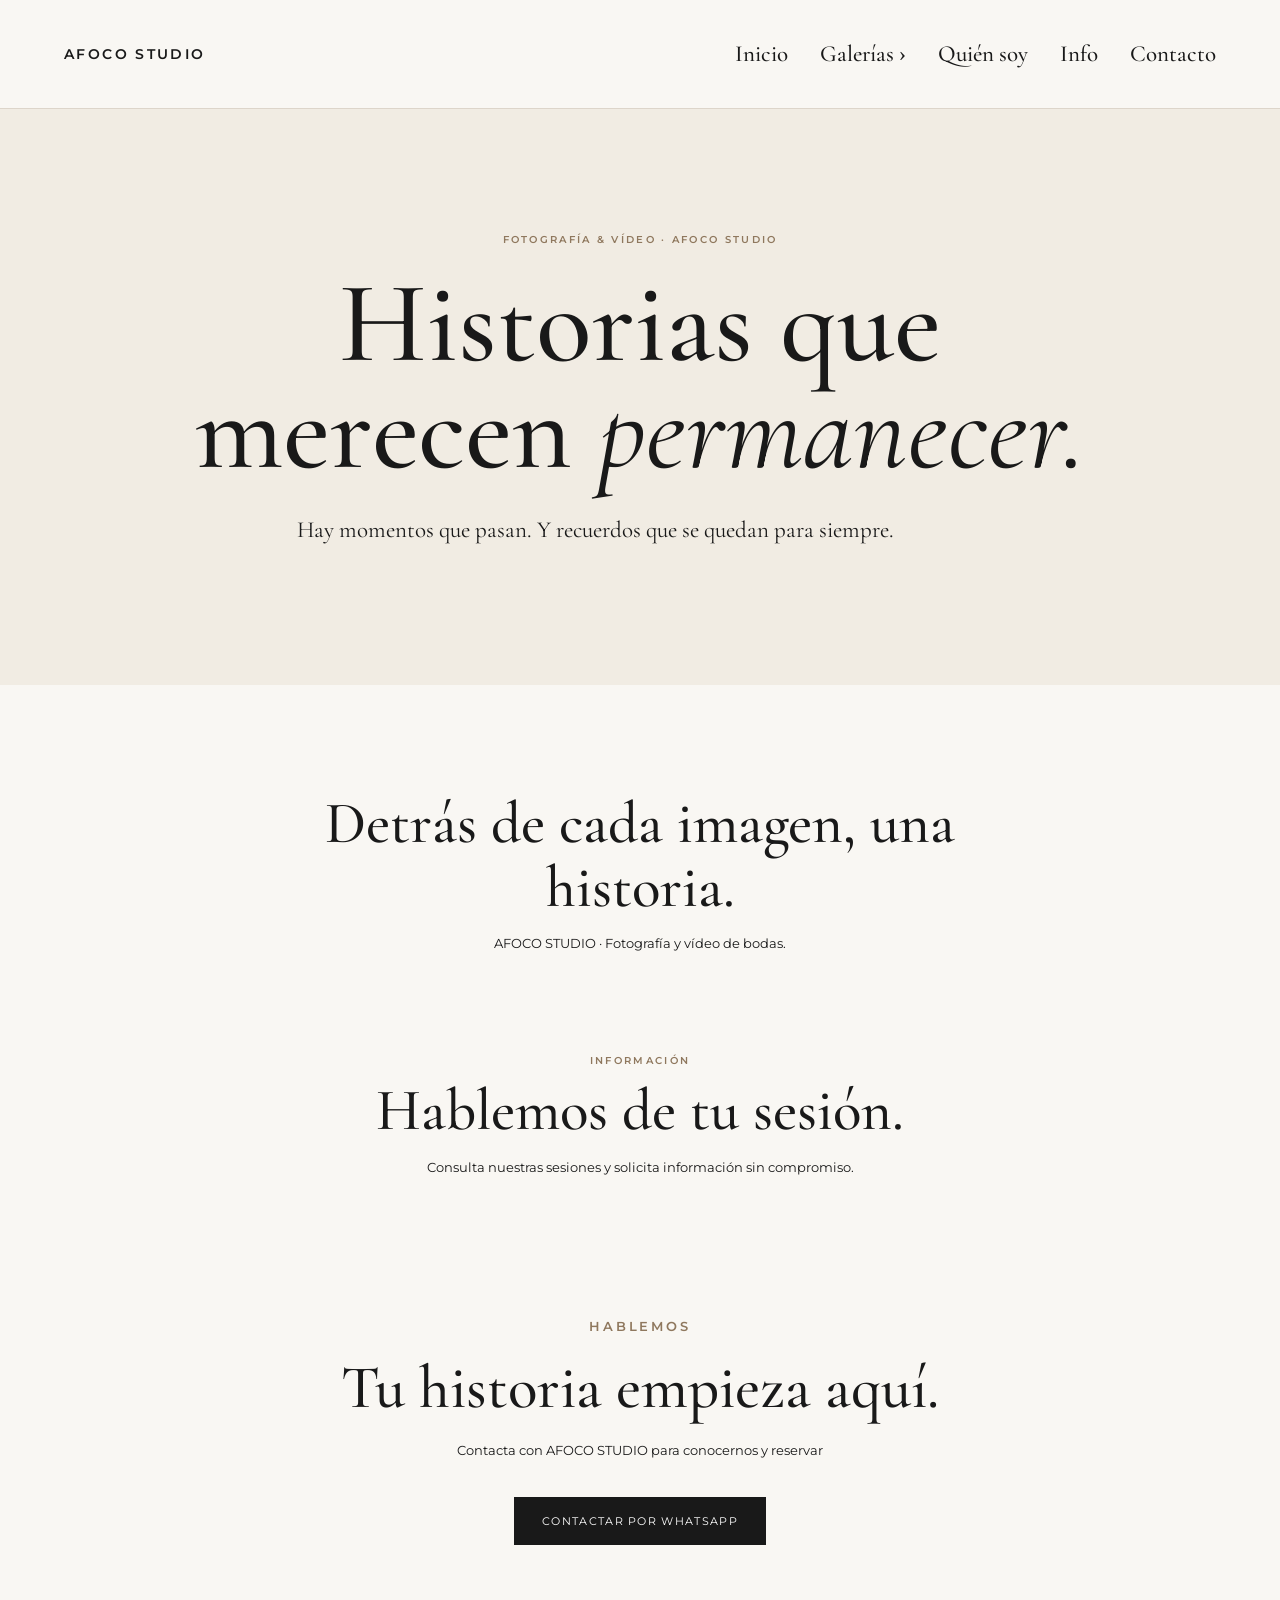
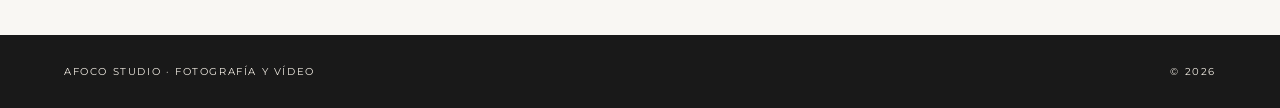
<file: index.html>
<!doctype html><html lang="es"><head><meta charset="utf-8"><meta name="viewport" content="width=device-width,initial-scale=1"><meta name="theme-color" content="#191919"><meta name="description" content="AFOCO STUDIO. Fotografía y vídeo de bodas, comuniones, bautizos y eventos."><title>AFOCO STUDIO | Fotografía y vídeo</title><link href="https://fonts.googleapis.com/css2?family=Cormorant+Garamond:wght@400;500;600&family=Montserrat:wght@400;500;600&display=swap" rel="stylesheet"><link rel="stylesheet" href="styles.css"></head><body><header class="site-header"><div class="header-left"><button type="button" class="menu-trigger" id="menu-trigger" aria-label="Abrir menú" aria-expanded="false" aria-controls="site-menu"><span></span><span></span><span></span></button><a href="./" class="brand">AFOCO STUDIO</a></div><nav class="desktop-navigation" aria-label="Navegación principal"><a href="./">Inicio</a><div class="nav-group"><button type="button" class="gallery-trigger" aria-expanded="false" aria-label="Desplegar galerías">Galerías <span aria-hidden="true">›</span></button><div class="gallery-submenu"><a href="./bodas/">Bodas</a><a href="./comuniones/">Comuniones</a></div></div><a href="./quien-soy/">Quién soy</a><a href="./info/">Info</a><a href="./#contacto">Contacto</a></nav></header><nav class="drawer-menu" id="site-menu" aria-label="Menú móvil" hidden><a href="./" data-close-menu>Inicio</a><div class="mobile-nav-label">Galerías</div><a href="./#contacto" data-close-menu>Bodas</a><a href="./comuniones/" data-close-menu>Comuniones</a><a href="./#quien-soy" data-close-menu>Quién soy</a><a href="./#info" data-close-menu>Info</a><a href="./#contacto" data-close-menu>Contacto</a></nav><main><section class="hero"><div><p class="eyebrow">Fotografía &amp; vídeo · AFOCO STUDIO</p><h1>Historias que merecen <em>permanecer.</em></h1><p>Hay momentos que pasan. Y recuerdos que se quedan para siempre.</p></div></section><section class="editorial-intro" id="quien-soy"><h2>Detrás de cada imagen, una historia.</h2><p>AFOCO STUDIO · Fotografía y vídeo de bodas.</p></section><section class="editorial-intro info-section" id="info"><p class="eyebrow">Información</p><h2>Hablemos de tu sesión.</h2><p>Consulta nuestras sesiones y solicita información sin compromiso.</p></section><section class="contact" id="contacto"><p class="eyebrow">Hablemos</p><h2>Tu historia empieza aquí.</h2><p>Contacta con AFOCO STUDIO para conocernos y reservar</p><a class="btn" href="https://wa.me/34663435195?text=Hola%2C%20me%20gustar%C3%ADa%20recibir%20informaci%C3%B3n%20sobre%20AFOCO%20STUDIO." target="_blank" rel="noopener">CONTACTAR POR WHATSAPP</a></section></main><footer><span>AFOCO STUDIO · FOTOGRAFÍA Y VÍDEO</span><span>© 2026</span></footer><script>
(function(){
 const trigger=document.getElementById('menu-trigger'),menu=document.getElementById('site-menu');
 function setOpen(v){menu.hidden=!v;trigger.setAttribute('aria-expanded',String(v));trigger.setAttribute('aria-label',v?'Cerrar menú':'Abrir menú');}
 trigger.addEventListener('click',()=>setOpen(menu.hidden));
 document.addEventListener('keydown',e=>{if(e.key==='Escape')setOpen(false)});
 document.addEventListener('click',e=>{if(!menu.hidden&&!menu.contains(e.target)&&!trigger.contains(e.target))setOpen(false)});
 menu.querySelectorAll('[data-close-menu]').forEach(link=>link.addEventListener('click',()=>setOpen(false)));
})();
</script><script>(function(){document.querySelectorAll('.gallery-trigger').forEach(b=>b.addEventListener('click',()=>{const p=b.closest('.nav-group');p.classList.toggle('is-open');b.setAttribute('aria-expanded',String(p.classList.contains('is-open')))}));document.addEventListener('click',e=>{document.querySelectorAll('.nav-group.is-open').forEach(g=>{if(!g.contains(e.target)){g.classList.remove('is-open');g.querySelector('button').setAttribute('aria-expanded','false')}})});})();</script></body></html>
</file>
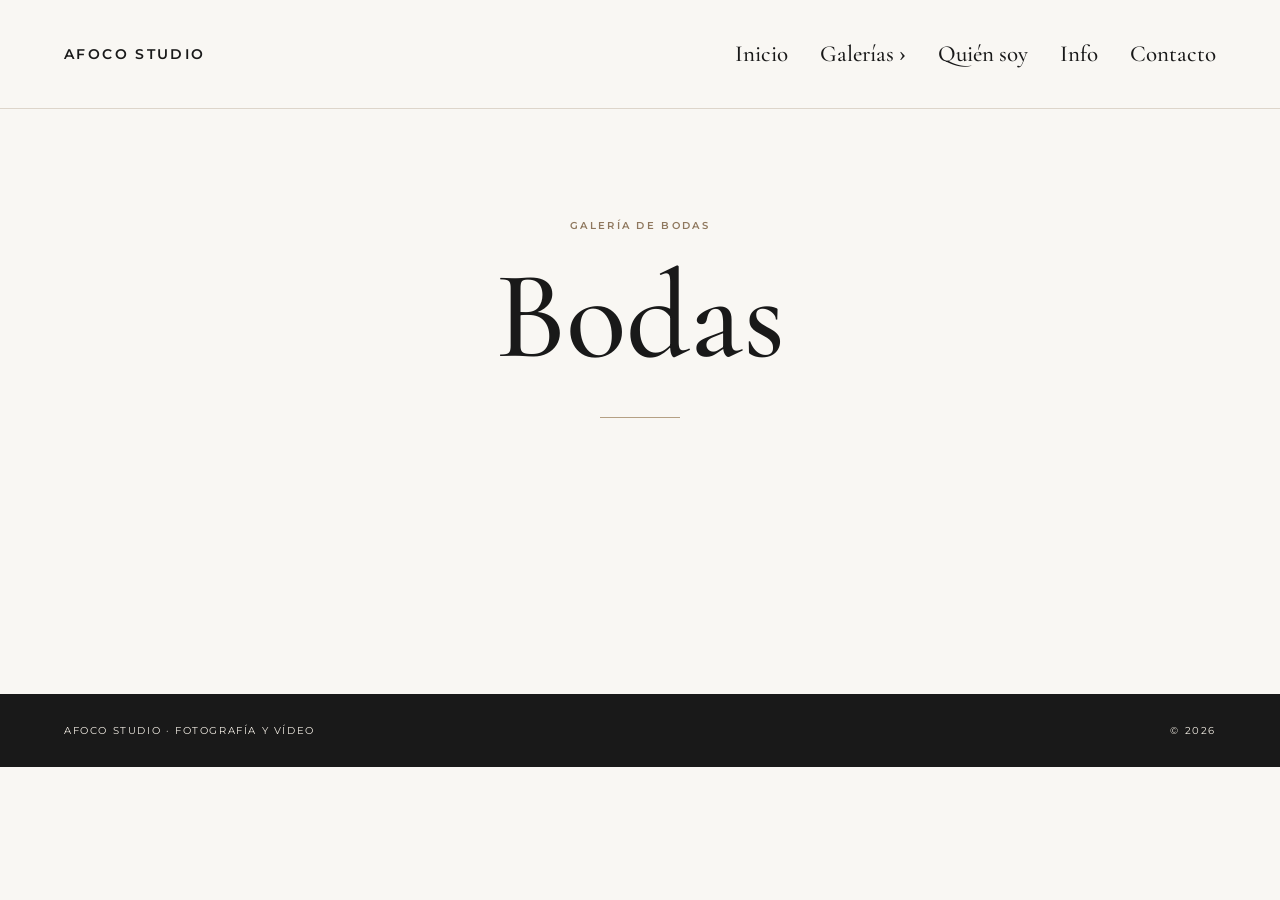
<file: bodas/index.html>
<!doctype html><html lang="es"><head><meta charset="utf-8"><meta name="viewport" content="width=device-width,initial-scale=1"><meta name="theme-color" content="#191919"><title>Bodas | AFOCO STUDIO</title><link href="https://fonts.googleapis.com/css2?family=Cormorant+Garamond:wght@400;500;600&family=Montserrat:wght@400;500;600&display=swap" rel="stylesheet"><link rel="stylesheet" href="../styles.css"><style>.empty-page{max-width:1100px;margin:auto;min-height:65vh;padding:100px 24px 140px;text-align:center}.empty-page h1{font:500 clamp(62px,10vw,125px)/1 'Cormorant Garamond',Georgia,serif;margin:22px auto 30px}.empty-page .separator{height:1px;width:80px;margin:38px auto;background:#b5a084}@media(max-width:700px){.empty-page{padding:85px 20px 110px}}</style></head><body><header class="site-header"><div class="header-left"><button type="button" class="menu-trigger" id="menu-trigger" aria-label="Abrir menú" aria-expanded="false" aria-controls="site-menu"><span></span><span></span><span></span></button><a href="../" class="brand">AFOCO STUDIO</a></div><nav class="desktop-navigation" aria-label="Navegación principal"><a href="../">Inicio</a><div class="nav-group"><button type="button" class="gallery-trigger" aria-expanded="false" aria-label="Desplegar galerías">Galerías <span aria-hidden="true">›</span></button><div class="gallery-submenu"><a href="../bodas/">Bodas</a><a href="../comuniones/">Comuniones</a></div></div><a href="../quien-soy/">Quién soy</a><a href="../info/">Info</a><a href="../#contacto">Contacto</a></nav></header><nav class="drawer-menu" id="site-menu" aria-label="Menú móvil" hidden><a href="../" data-close-menu>Inicio</a><div class="mobile-nav-label">Galerías</div><a href="../#contacto" data-close-menu>Bodas</a><a href="../comuniones/" data-close-menu>Comuniones</a><a href="../#quien-soy" data-close-menu>Quién soy</a><a href="../#info" data-close-menu>Info</a><a href="../#contacto" data-close-menu>Contacto</a></nav><main><section class="empty-page"><p class="eyebrow">Galería de bodas</p><h1>Bodas</h1><div class="separator" aria-hidden="true"></div></section></main><footer><span>AFOCO STUDIO · FOTOGRAFÍA Y VÍDEO</span><span>© 2026</span></footer><script>
(function(){
 const trigger=document.getElementById('menu-trigger'),menu=document.getElementById('site-menu');
 function setOpen(v){menu.hidden=!v;trigger.setAttribute('aria-expanded',String(v));trigger.setAttribute('aria-label',v?'Cerrar menú':'Abrir menú');}
 trigger.addEventListener('click',()=>setOpen(menu.hidden));
 document.addEventListener('keydown',e=>{if(e.key==='Escape')setOpen(false)});
 document.addEventListener('click',e=>{if(!menu.hidden&&!menu.contains(e.target)&&!trigger.contains(e.target))setOpen(false)});
 menu.querySelectorAll('[data-close-menu]').forEach(link=>link.addEventListener('click',()=>setOpen(false)));
})();
</script><script>(function(){document.querySelectorAll('.gallery-trigger').forEach(b=>b.addEventListener('click',()=>{const p=b.closest('.nav-group');p.classList.toggle('is-open');b.setAttribute('aria-expanded',String(p.classList.contains('is-open')))}));document.addEventListener('click',e=>{document.querySelectorAll('.nav-group.is-open').forEach(g=>{if(!g.contains(e.target)){g.classList.remove('is-open');g.querySelector('button').setAttribute('aria-expanded','false')}})});})();</script></body></html>
</file>
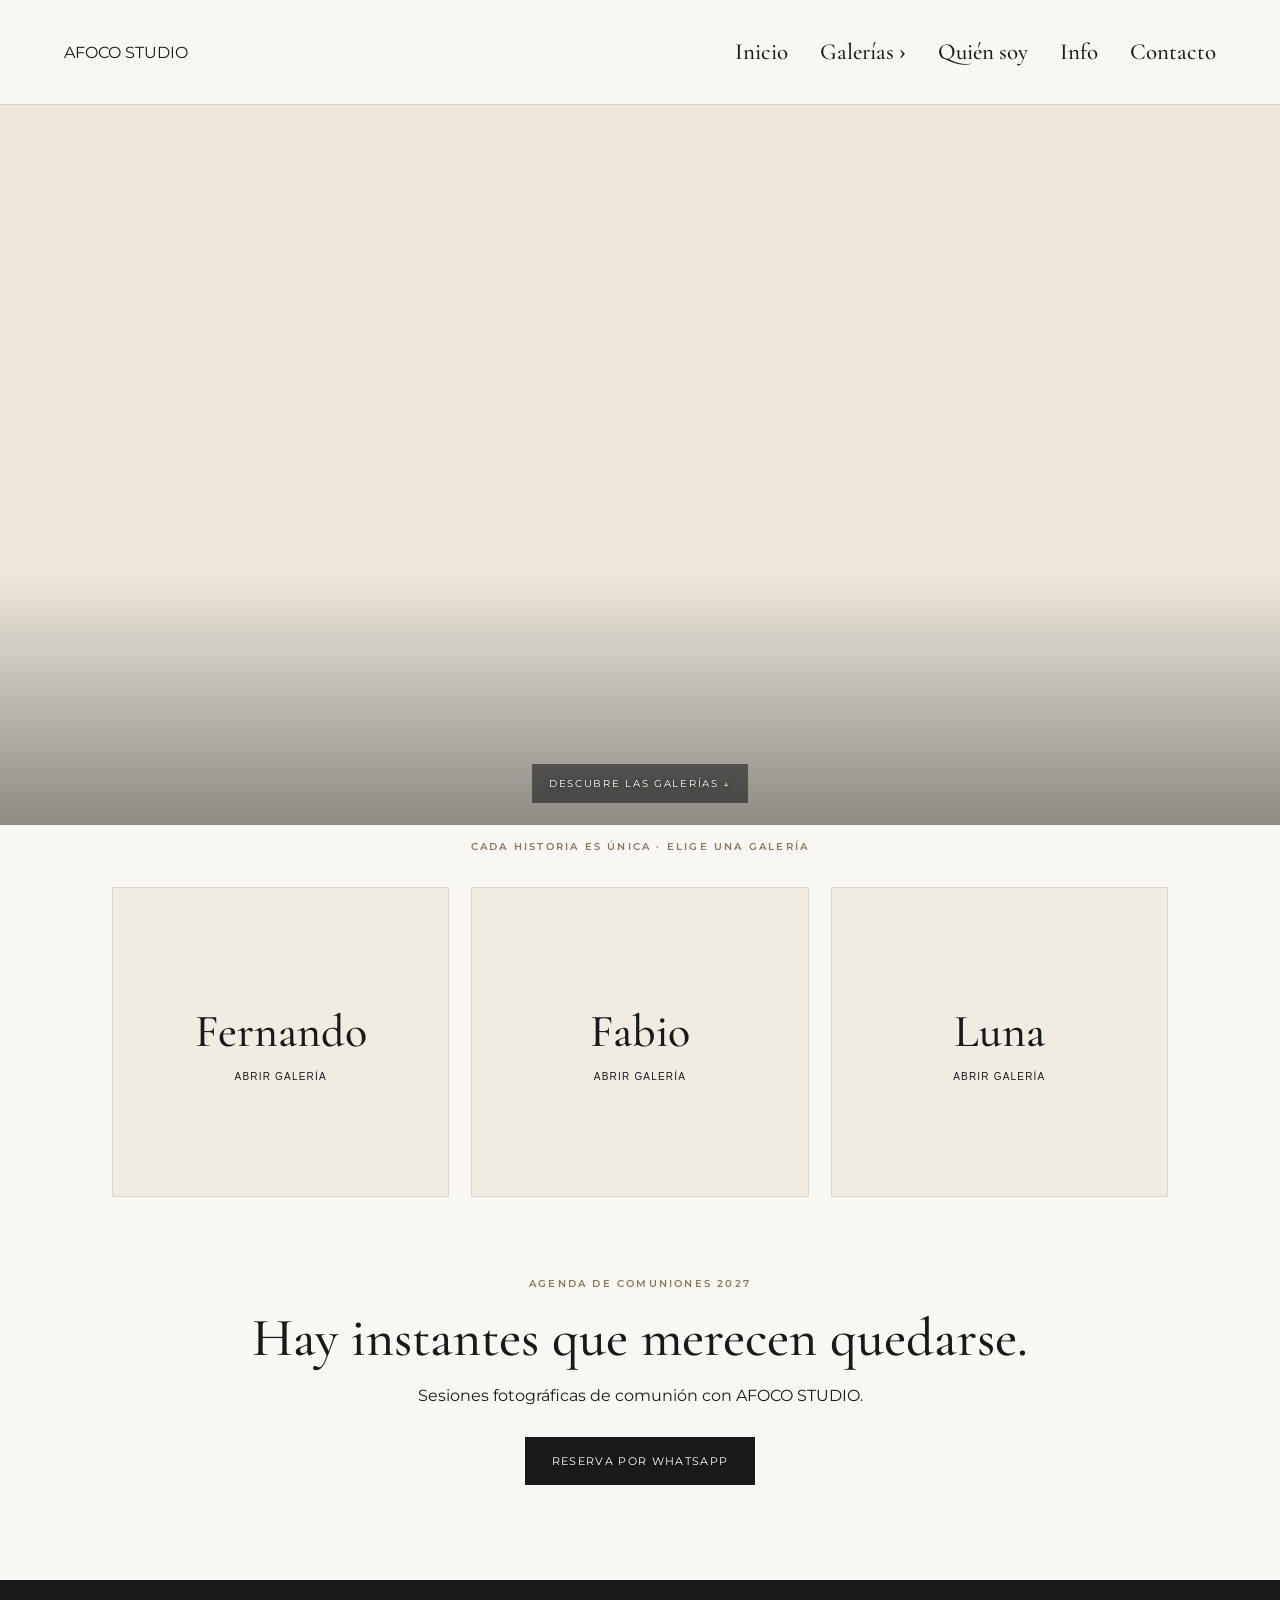
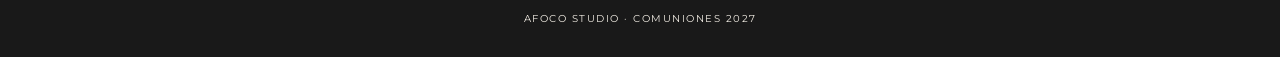
<file: comuniones/index.html>
<!doctype html><html lang="es"><head><meta charset="utf-8"><meta name="viewport" content="width=device-width,initial-scale=1"><title>Comuniones 2027 | AFOCO STUDIO</title><meta name="description" content="Comuniones 2027 de AFOCO STUDIO. Galerías de Fernando, Fabio y Luna."><link href="https://fonts.googleapis.com/css2?family=Cormorant+Garamond:wght@400;500;600&family=Montserrat:wght@400;500;600&display=swap" rel="stylesheet"><style>:root{--dark:#191919;--ivory:#f1ece3;--champ:#b5a084}*{box-sizing:border-box}html{scroll-behavior:smooth}body{margin:0;background:#f9f7f3;color:var(--dark);font-family:Montserrat,Arial,sans-serif}a{color:inherit;text-decoration:none}header{padding:25px 5%;display:flex;justify-content:space-between;align-items:center;gap:20px;border-bottom:1px solid #ddd5ca}header strong{font-size:13px;letter-spacing:.17em}header nav{display:flex;gap:20px;font-size:12px}.hero{text-align:center;padding:92px 18px 74px}.eyebrow{font-size:10px;letter-spacing:.22em;font-weight:600;text-transform:uppercase;color:#8d775c}.hero h1{font:500 clamp(48px,8vw,105px)/.98 'Cormorant Garamond',Georgia,serif;margin:22px auto 20px;max-width:1100px}.hero p{font:400 22px/1.45 'Cormorant Garamond',serif;max-width:600px;margin:auto}.container{max-width:1100px;margin:auto;padding:0 22px}.heading{text-align:center;padding:15px 0 34px}.grid{display:grid;grid-template-columns:repeat(3,minmax(0,1fr));gap:22px}.person{width:100%;background:var(--ivory);border:1px solid #dfd6c9;padding:80px 20px;cursor:pointer;color:inherit;text-align:center;min-height:310px;transition:background .2s}.person:hover,.person:focus-visible{background:#e9e0d5}.person span{font:500 46px 'Cormorant Garamond',serif;display:block}.person small{display:block;font-size:10px;letter-spacing:.12em;margin-top:12px}.album{margin:42px auto 0;padding:35px 10px 20px;border-top:1px solid #d6ccbe}.album[hidden]{display:none}.album h2{text-align:center;font:500 64px 'Cormorant Garamond',serif;margin:10px}.album .notice{text-align:center;color:#776956;font-size:12px;line-height:1.8;max-width:580px;margin:25px auto}.album .back{display:inline-block;border-bottom:1px solid #978b7d;padding:8px 0;font-size:12px}.bottom{text-align:center;padding:80px 16px 95px}.bottom h2{font:500 54px 'Cormorant Garamond',serif;margin:15px}.btn{background:#191919;color:#fff;display:inline-block;margin-top:16px;padding:17px 27px;letter-spacing:.12em;font-size:11px}footer{text-align:center;background:#191919;color:#f1ece3;padding:32px;font-size:10px;letter-spacing:.15em}@media(max-width:720px){header{padding:18px 14px;flex-wrap:wrap}header strong{font-size:11px}header nav{gap:14px;font-size:11px}.hero{padding:64px 14px 48px}.hero p{font-size:20px}.grid{grid-template-columns:1fr;gap:14px}.person{min-height:185px;padding:48px 15px}.album h2{font-size:52px}.bottom{padding:55px 16px}.bottom h2{font-size:43px}}</style><style>.site-header{position:relative;z-index:12}.header-left{display:flex;align-items:center;gap:23px}.menu-trigger{width:38px;height:38px;padding:7px;border:0;background:transparent;display:flex;flex-direction:column;justify-content:center;gap:5px;cursor:pointer;color:inherit}.menu-trigger span{display:block;width:23px;height:1.5px;background:currentColor}.menu-trigger[aria-expanded=true] span:first-child{transform:translateY(6.5px) rotate(45deg)}.menu-trigger[aria-expanded=true] span:nth-child(2){opacity:0}.menu-trigger[aria-expanded=true] span:last-child{transform:translateY(-6.5px) rotate(-45deg)}.nav-contact{font-size:12px;border-bottom:1px solid var(--champ);padding-bottom:6px}.drawer-menu[hidden]{display:none!important}.drawer-menu{position:absolute;left:0;width:min(360px,100vw);background:#f1ece3;z-index:11;box-shadow:2px 15px 25px #19191920;display:flex;flex-direction:column;border:1px solid #d8cfc3;padding:16px 24px 22px}.drawer-menu a{padding:15px 9px;border-bottom:1px solid #d9d0c4;font:500 29px "Cormorant Garamond",Georgia,serif}.drawer-menu a:last-child{border-bottom:0}.drawer-menu a:hover{color:#8c7655}@media(max-width:700px){.site-header{flex-wrap:nowrap;padding:17px 14px}.header-left{gap:7px}.nav-contact{font-size:11px}}</style><style>
/* Navegación editorial responsive (desktop derecha, móvil hamburguesa) */
.site-header{display:flex;align-items:center;justify-content:space-between;z-index:30;position:relative;background:#f9f7f3}.header-left{display:flex;align-items:center}.desktop-navigation{display:flex;align-items:center;gap:clamp(15px,2.5vw,39px);font:500 clamp(17px,1.8vw,23px) 'Cormorant Garamond',Georgia,serif}.desktop-navigation a{white-space:nowrap}.nav-group{position:relative}.gallery-trigger{background:transparent;border:0;color:inherit;padding:13px 0;cursor:pointer;font:inherit}.gallery-trigger span{display:inline-block;font:normal 22px Georgia,serif;transition:transform .2s}.nav-group:hover .gallery-trigger span,.nav-group:focus-within .gallery-trigger span{transform:rotate(90deg)}.gallery-submenu{display:none;position:absolute;right:0;top:100%;min-width:205px;background:#f9f7f3;box-shadow:0 14px 22px #00000014;border:1px solid #e4ddd3;z-index:35;padding:9px 0}.gallery-submenu a{display:block;padding:15px 24px;font:400 21px Montserrat,Arial,sans-serif;font-size:14px}.gallery-submenu a:hover{background:#f1ece3}.nav-group:hover .gallery-submenu,.nav-group:focus-within .gallery-submenu,.nav-group.is-open .gallery-submenu{display:block}.menu-trigger{display:none}.drawer-menu[hidden]{display:none!important}.drawer-menu{position:absolute;top:auto;left:0;width:min(340px,100vw);background:#f1ece3;z-index:31;box-shadow:0 16px 26px #0002;padding:15px 24px;display:flex;flex-direction:column}.drawer-menu a{font:500 26px 'Cormorant Garamond',Georgia,serif;padding:12px 7px;border-bottom:1px solid #ded5c9}.mobile-nav-label{font:600 11px Montserrat,Arial,sans-serif;letter-spacing:.18em;text-transform:uppercase;color:#8f785e;margin:19px 7px 3px}.drawer-menu a:nth-of-type(2),.drawer-menu a:nth-of-type(3){padding-left:22px}.editorial-intro{text-align:center;max-width:780px;margin:0 auto;padding:95px 20px 45px}.editorial-intro h2{font:500 clamp(39px,5vw,59px)/1.08 'Cormorant Garamond',serif;margin:12px 0}.editorial-intro p:last-child{font-size:13px;line-height:1.8}.info-section{padding-top:30px;padding-bottom:20px}@media(max-width:850px){.desktop-navigation{display:none!important}.menu-trigger{display:flex!important}.site-header{padding:17px 16px}.header-left{gap:9px}.drawer-menu{width:min(340px,100vw)}}
</style><style>.video-hero{height:min(80vh,790px);min-height:530px;position:relative;overflow:hidden;padding:0;background:#ede7dd;display:flex;align-items:center;justify-content:center}.video-hero .hero-video{position:absolute;inset:0;width:100%;height:100%;object-fit:cover;object-position:center center;z-index:0}.video-shade{position:absolute;inset:0;z-index:1;background:linear-gradient(180deg,transparent 65%,rgba(25,25,25,.45) 100%);pointer-events:none}.video-fallback{display:none;position:relative;z-index:2;padding:40px 20px}.video-unavailable .hero-video,.video-unavailable .video-shade{display:none}.video-unavailable .video-fallback{display:block}.video-scroll{position:absolute;bottom:22px;left:50%;transform:translateX(-50%);z-index:3;color:white;text-shadow:0 1px 5px #222;white-space:nowrap;font-size:10px;letter-spacing:.17em;background:#19191995;padding:13px 17px}@media(max-width:720px){.video-hero{height:75svh;min-height:470px;max-height:780px}.video-hero .hero-video{object-fit:cover;object-position:center center}.video-scroll{font-size:9px;bottom:16px}}@media(prefers-reduced-motion:reduce){.video-hero .hero-video{animation:none}.video-scroll{scroll-behavior:auto}}</style><style>
/* Menú móvil: alineación y dimensiones uniformes para todas las páginas */
@media(max-width:850px){
 .drawer-menu:not([hidden]){display:flex!important;flex-direction:column!important;align-items:stretch!important;justify-content:flex-start!important;gap:0!important;text-align:left!important;position:absolute!important;left:0!important;right:auto!important;top:100%!important;width:min(84vw,340px)!important;max-width:340px!important;max-height:calc(100dvh - 76px)!important;overflow-y:auto!important;overflow-x:hidden!important;padding:15px 22px 22px!important;margin:0!important;box-shadow:0 12px 32px #0003,0 0 0 100vmax #19191955!important;border:1px solid #ded5c9!important;border-left:0!important;background:#f1ece3!important;z-index:100!important}
 .drawer-menu a{display:block!important;flex:none!important;width:100%!important;padding:13px 8px!important;margin:0!important;border-bottom:1px solid #d9d0c4!important;font:500 27px/1.25 'Cormorant Garamond',Georgia,serif!important;text-align:left!important;white-space:normal!important}
 .drawer-menu a:nth-of-type(2),.drawer-menu a:nth-of-type(3){padding-left:24px!important}
 .drawer-menu .mobile-nav-label{display:block!important;flex:none!important;align-self:stretch!important;width:100%!important;text-align:left!important;margin:19px 0 7px!important;padding:0 8px!important;font:600 10px/1.4 Montserrat,Arial,sans-serif!important;letter-spacing:.18em!important}
}
</style><style>
/* Corrección de posición del menú en iPhone / Safari: fijado al viewport */
@media(max-width:850px){
 .drawer-menu:not([hidden]){position:fixed!important;top:70px!important;left:0!important;right:auto!important;bottom:auto!important;z-index:9999!important;max-height:calc(100dvh - 70px)!important;overscroll-behavior:contain!important;}
}
</style></head><body><header class="site-header"><div class="header-left"><button type="button" class="menu-trigger" id="menu-trigger" aria-label="Abrir menú" aria-expanded="false" aria-controls="site-menu"><span></span><span></span><span></span></button><a href="../" class="brand">AFOCO STUDIO</a></div><nav class="desktop-navigation" aria-label="Navegación principal"><a href="../">Inicio</a><div class="nav-group"><button type="button" class="gallery-trigger" aria-expanded="false" aria-label="Desplegar galerías">Galerías <span aria-hidden="true">›</span></button><div class="gallery-submenu"><a href="../bodas/">Bodas</a><a href="../comuniones/">Comuniones</a></div></div><a href="../quien-soy/">Quién soy</a><a href="../info/">Info</a><a href="../#contacto">Contacto</a></nav></header><nav class="drawer-menu" id="site-menu" aria-label="Menú móvil" hidden><a href="../" data-close-menu>Inicio</a><div class="mobile-nav-label">Galerías</div><a href="../#contacto" data-close-menu>Bodas</a><a href="../comuniones/" data-close-menu>Comuniones</a><a href="../#quien-soy" data-close-menu>Quién soy</a><a href="../#info" data-close-menu>Info</a><a href="../#contacto" data-close-menu>Contacto</a></nav><main><section class="hero video-hero" aria-label="Presentación audiovisual Comuniones 2027"><video class="hero-video" autoplay muted loop playsinline preload="metadata" aria-label="Presentación audiovisual de comuniones 2027" onerror="this.closest('.video-hero').classList.add('video-unavailable')"><source src="videos/portada-comuniones.mp4" type="video/mp4"></video><div class="video-shade" aria-hidden="true"></div><div class="video-fallback"><div class="eyebrow">Fotografía de comunión · 2027</div><h1>Tan pequeños y a la vez tan grandes</h1><p>Hay momentos que pasan. Y recuerdos que se quedan para siempre.</p></div><a class="video-scroll" href="#galerias">DESCUBRE LAS GALERÍAS ↓</a></section><div class="container" id="galerias"><div class="heading eyebrow">Cada historia es única · Elige una galería</div><div class="grid"><button class="person" type="button" data-person="fernando"><span>Fernando</span><small>ABRIR GALERÍA</small></button><button class="person" type="button" data-person="fabio"><span>Fabio</span><small>ABRIR GALERÍA</small></button><button class="person" type="button" data-person="luna"><span>Luna</span><small>ABRIR GALERÍA</small></button></div><section class="album" id="album" hidden aria-live="polite"><button type="button" class="back" id="back">← Volver a las galerías</button><h2 id="album-title"></h2><p class="notice">Estamos incorporando las fotografías seleccionadas de esta sesión. Para información o reservas, contacta con AFOCO STUDIO.</p></section></div><section class="bottom"><div class="eyebrow">Agenda de comuniones 2027</div><h2>Hay instantes que merecen quedarse.</h2><p>Sesiones fotográficas de comunión con AFOCO STUDIO.</p><a class="btn" href="https://wa.me/34663435195?text=Hola%2C%20quiero%20informaci%C3%B3n%20sobre%20Comuniones%202027." target="_blank" rel="noopener">RESERVA POR WHATSAPP</a></section></main><footer>AFOCO STUDIO · COMUNIONES 2027</footer><script>const a=document.getElementById('album'),t=document.getElementById('album-title');document.querySelectorAll('[data-person]').forEach(b=>b.addEventListener('click',()=>{t.textContent=b.dataset.person.charAt(0).toUpperCase()+b.dataset.person.slice(1);a.hidden=false;a.scrollIntoView({behavior:'smooth',block:'start'})}));document.getElementById('back').addEventListener('click',()=>{a.hidden=true;document.querySelector('.grid').scrollIntoView({behavior:'smooth'})})</script><script>(function(){const b=document.getElementById("menu-trigger"),m=document.getElementById("site-menu");function toggle(v){m.hidden=!v;b.setAttribute("aria-expanded",String(v));b.setAttribute("aria-label",v?"Cerrar menú":"Abrir menú")}b.addEventListener("click",()=>toggle(m.hidden));document.addEventListener("keydown",e=>{if(e.key==="Escape")toggle(false)});document.addEventListener("click",e=>{if(!m.hidden&&!m.contains(e.target)&&!b.contains(e.target))toggle(false)});m.querySelectorAll("a").forEach(a=>a.addEventListener("click",()=>toggle(false)))})();</script><script>(function(){document.querySelectorAll('.gallery-trigger').forEach(b=>b.addEventListener('click',()=>{const p=b.closest('.nav-group');p.classList.toggle('is-open');b.setAttribute('aria-expanded',String(p.classList.contains('is-open')))}));document.addEventListener('click',e=>{document.querySelectorAll('.nav-group.is-open').forEach(g=>{if(!g.contains(e.target)){g.classList.remove('is-open');g.querySelector('button').setAttribute('aria-expanded','false')}})});})();</script></body></html>
</file>
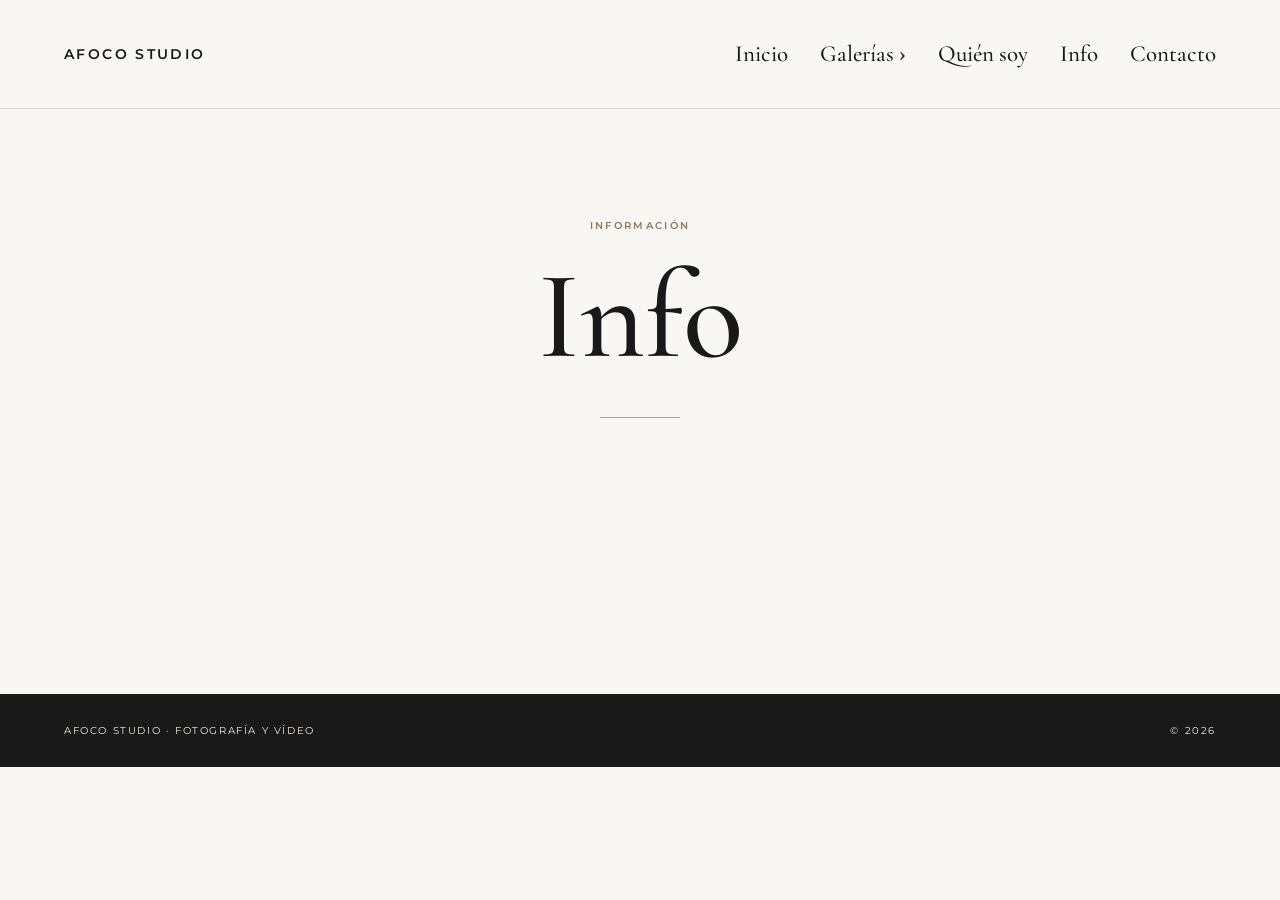
<file: info/index.html>
<!doctype html><html lang="es"><head><meta charset="utf-8"><meta name="viewport" content="width=device-width,initial-scale=1"><meta name="theme-color" content="#191919"><title>Info | AFOCO STUDIO</title><link href="https://fonts.googleapis.com/css2?family=Cormorant+Garamond:wght@400;500;600&family=Montserrat:wght@400;500;600&display=swap" rel="stylesheet"><link rel="stylesheet" href="../styles.css"><style>.empty-page{max-width:1100px;margin:auto;min-height:65vh;padding:100px 24px 140px;text-align:center}.empty-page h1{font:500 clamp(62px,10vw,125px)/1 'Cormorant Garamond',Georgia,serif;margin:22px auto 30px}.empty-page .separator{height:1px;width:80px;margin:38px auto;background:#b5a084}@media(max-width:700px){.empty-page{padding:85px 20px 110px}}</style></head><body><header class="site-header"><div class="header-left"><button type="button" class="menu-trigger" id="menu-trigger" aria-label="Abrir menú" aria-expanded="false" aria-controls="site-menu"><span></span><span></span><span></span></button><a href="../" class="brand">AFOCO STUDIO</a></div><nav class="desktop-navigation" aria-label="Navegación principal"><a href="../">Inicio</a><div class="nav-group"><button type="button" class="gallery-trigger" aria-expanded="false" aria-label="Desplegar galerías">Galerías <span aria-hidden="true">›</span></button><div class="gallery-submenu"><a href="../bodas/">Bodas</a><a href="../comuniones/">Comuniones</a></div></div><a href="../quien-soy/">Quién soy</a><a href="../info/">Info</a><a href="../#contacto">Contacto</a></nav></header><nav class="drawer-menu" id="site-menu" aria-label="Menú móvil" hidden><a href="../" data-close-menu>Inicio</a><div class="mobile-nav-label">Galerías</div><a href="../#contacto" data-close-menu>Bodas</a><a href="../comuniones/" data-close-menu>Comuniones</a><a href="../#quien-soy" data-close-menu>Quién soy</a><a href="../#info" data-close-menu>Info</a><a href="../#contacto" data-close-menu>Contacto</a></nav><main><section class="empty-page"><p class="eyebrow">Información</p><h1>Info</h1><div class="separator" aria-hidden="true"></div></section></main><footer><span>AFOCO STUDIO · FOTOGRAFÍA Y VÍDEO</span><span>© 2026</span></footer><script>
(function(){
 const trigger=document.getElementById('menu-trigger'),menu=document.getElementById('site-menu');
 function setOpen(v){menu.hidden=!v;trigger.setAttribute('aria-expanded',String(v));trigger.setAttribute('aria-label',v?'Cerrar menú':'Abrir menú');}
 trigger.addEventListener('click',()=>setOpen(menu.hidden));
 document.addEventListener('keydown',e=>{if(e.key==='Escape')setOpen(false)});
 document.addEventListener('click',e=>{if(!menu.hidden&&!menu.contains(e.target)&&!trigger.contains(e.target))setOpen(false)});
 menu.querySelectorAll('[data-close-menu]').forEach(link=>link.addEventListener('click',()=>setOpen(false)));
})();
</script><script>(function(){document.querySelectorAll('.gallery-trigger').forEach(b=>b.addEventListener('click',()=>{const p=b.closest('.nav-group');p.classList.toggle('is-open');b.setAttribute('aria-expanded',String(p.classList.contains('is-open')))}));document.addEventListener('click',e=>{document.querySelectorAll('.nav-group.is-open').forEach(g=>{if(!g.contains(e.target)){g.classList.remove('is-open');g.querySelector('button').setAttribute('aria-expanded','false')}})});})();</script></body></html>
</file>
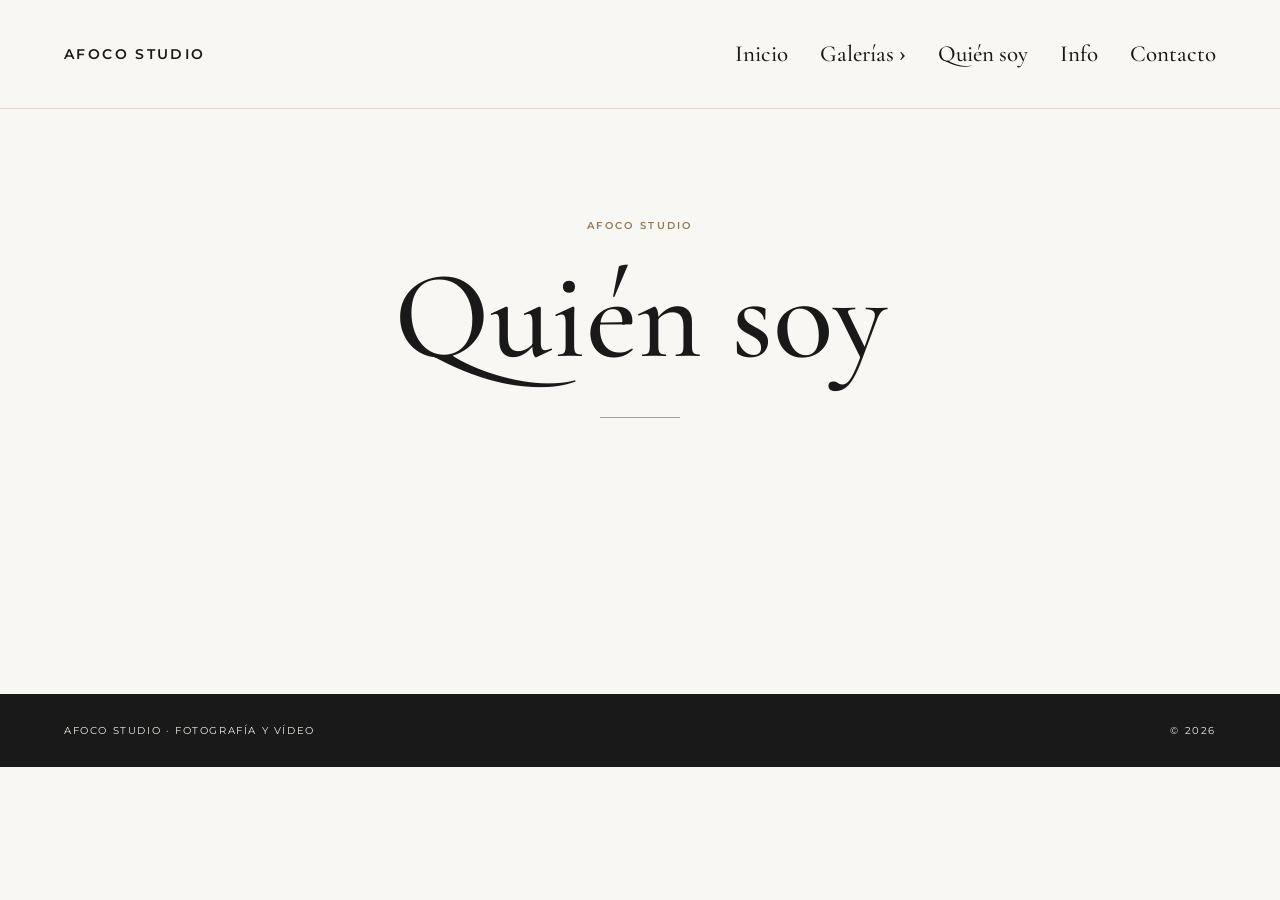
<file: quien-soy/index.html>
<!doctype html><html lang="es"><head><meta charset="utf-8"><meta name="viewport" content="width=device-width,initial-scale=1"><meta name="theme-color" content="#191919"><title>Quién soy | AFOCO STUDIO</title><link href="https://fonts.googleapis.com/css2?family=Cormorant+Garamond:wght@400;500;600&family=Montserrat:wght@400;500;600&display=swap" rel="stylesheet"><link rel="stylesheet" href="../styles.css"><style>.empty-page{max-width:1100px;margin:auto;min-height:65vh;padding:100px 24px 140px;text-align:center}.empty-page h1{font:500 clamp(62px,10vw,125px)/1 'Cormorant Garamond',Georgia,serif;margin:22px auto 30px}.empty-page .separator{height:1px;width:80px;margin:38px auto;background:#b5a084}@media(max-width:700px){.empty-page{padding:85px 20px 110px}}</style></head><body><header class="site-header"><div class="header-left"><button type="button" class="menu-trigger" id="menu-trigger" aria-label="Abrir menú" aria-expanded="false" aria-controls="site-menu"><span></span><span></span><span></span></button><a href="../" class="brand">AFOCO STUDIO</a></div><nav class="desktop-navigation" aria-label="Navegación principal"><a href="../">Inicio</a><div class="nav-group"><button type="button" class="gallery-trigger" aria-expanded="false" aria-label="Desplegar galerías">Galerías <span aria-hidden="true">›</span></button><div class="gallery-submenu"><a href="../bodas/">Bodas</a><a href="../comuniones/">Comuniones</a></div></div><a href="../quien-soy/">Quién soy</a><a href="../info/">Info</a><a href="../#contacto">Contacto</a></nav></header><nav class="drawer-menu" id="site-menu" aria-label="Menú móvil" hidden><a href="../" data-close-menu>Inicio</a><div class="mobile-nav-label">Galerías</div><a href="../#contacto" data-close-menu>Bodas</a><a href="../comuniones/" data-close-menu>Comuniones</a><a href="../#quien-soy" data-close-menu>Quién soy</a><a href="../#info" data-close-menu>Info</a><a href="../#contacto" data-close-menu>Contacto</a></nav><main><section class="empty-page"><p class="eyebrow">AFOCO STUDIO</p><h1>Quién soy</h1><div class="separator" aria-hidden="true"></div></section></main><footer><span>AFOCO STUDIO · FOTOGRAFÍA Y VÍDEO</span><span>© 2026</span></footer><script>
(function(){
 const trigger=document.getElementById('menu-trigger'),menu=document.getElementById('site-menu');
 function setOpen(v){menu.hidden=!v;trigger.setAttribute('aria-expanded',String(v));trigger.setAttribute('aria-label',v?'Cerrar menú':'Abrir menú');}
 trigger.addEventListener('click',()=>setOpen(menu.hidden));
 document.addEventListener('keydown',e=>{if(e.key==='Escape')setOpen(false)});
 document.addEventListener('click',e=>{if(!menu.hidden&&!menu.contains(e.target)&&!trigger.contains(e.target))setOpen(false)});
 menu.querySelectorAll('[data-close-menu]').forEach(link=>link.addEventListener('click',()=>setOpen(false)));
})();
</script><script>(function(){document.querySelectorAll('.gallery-trigger').forEach(b=>b.addEventListener('click',()=>{const p=b.closest('.nav-group');p.classList.toggle('is-open');b.setAttribute('aria-expanded',String(p.classList.contains('is-open')))}));document.addEventListener('click',e=>{document.querySelectorAll('.nav-group.is-open').forEach(g=>{if(!g.contains(e.target)){g.classList.remove('is-open');g.querySelector('button').setAttribute('aria-expanded','false')}})});})();</script></body></html>
</file>
<file: styles.css>
:root{--ink:#191919;--paper:#f9f7f3;--cream:#f1ece3;--gold:#b5a084}*{box-sizing:border-box}html{scroll-behavior:smooth}body{margin:0;background:var(--paper);color:var(--ink);font-family:Montserrat,Arial,sans-serif}a{color:inherit;text-decoration:none}header{display:flex;align-items:center;justify-content:space-between;padding:27px 5%;border-bottom:1px solid #ddd5ca;gap:15px}.brand{font-size:14px;letter-spacing:.17em;font-weight:600}nav{display:flex;align-items:center;gap:25px;font-size:12px}nav a:hover,.text-link:hover{color:#8c7655}.nav-reserva{border-bottom:1px solid var(--gold);padding-bottom:6px}.hero{min-height:64vh;display:grid;place-items:center;text-align:center;background:var(--cream);padding:88px 22px}.eyebrow{font-size:10px;letter-spacing:.23em;text-transform:uppercase;color:#8f785e;font-weight:600}.hero h1{max-width:940px;font:500 clamp(55px,9vw,124px)/.93 'Cormorant Garamond',Georgia,serif;margin:24px 0 29px}.hero h1 em,h2 em{font-weight:400}.hero p:last-child{font:400 23px/1.5 'Cormorant Garamond',serif;max-width:560px}.section{max-width:1160px;margin:auto;padding:90px 24px}.section h2{font:500 clamp(43px,6vw,76px)/1.04 'Cormorant Garamond',Georgia,serif;margin:15px 0 45px}.services{border-top:1px solid #d8cfc3}.service{padding:27px 12px;border-bottom:1px solid #d8cfc3;display:grid;grid-template-columns:45px 1fr auto 30px;gap:16px;align-items:center;transition:background .2s}.service:hover,.service.featured{background:#efeae1}.service-index,.service-desc{font-size:11px;color:#8a7b69}.service-title{font:500 clamp(30px,4.5vw,49px) 'Cormorant Garamond',serif}.service-arrow{font-size:23px}.feature{background:#e9e1d5;padding:70px 24px;text-align:center}.feature h2{font:500 clamp(45px,7vw,84px)/1 'Cormorant Garamond',serif;margin:14px auto 22px}.feature p{font-size:13px;line-height:1.8}.btn{display:inline-block;padding:17px 28px;margin-top:23px;background:var(--ink);color:white;font-size:11px;letter-spacing:.12em}.contact{text-align:center;padding:90px 22px}.contact h2{font:500 61px 'Cormorant Garamond',serif;margin:14px}.contact p{font-size:13px;line-height:1.7}footer{padding:30px 5%;background:#191919;color:#f1ece3;font-size:10px;letter-spacing:.16em;display:flex;justify-content:space-between;gap:10px}@media(max-width:700px){header{padding:17px;flex-wrap:wrap}.brand{font-size:11px}nav{gap:13px;font-size:10px}.hero{min-height:58vh;padding:70px 17px}.hero h1{font-size:clamp(51px,12vw,72px)}.hero p:last-child{font-size:21px}.section{padding:64px 17px}.service{grid-template-columns:27px 1fr 22px;gap:9px}.service-desc{display:none}.service-title{font-size:37px}.feature{padding:64px 20px}.contact{padding:70px 16px}.contact h2{font-size:49px}footer{flex-direction:column;align-items:center;text-align:center}}
/* Despliegue de Comuniones inmediatamente bajo su fila */
.service-button{width:100%;border:0;border-bottom:1px solid #d8cfc3;text-align:left;font-family:inherit;color:inherit;cursor:pointer}.service-button:focus-visible{outline:2px solid var(--gold);outline-offset:-2px}.service-panel[hidden]{display:none!important}.service-panel{grid-column:1/-1;background:#e9e1d5;border-bottom:1px solid #d8cfc3}.service-panel .feature{padding:58px 22px 68px}.service-panel .feature h2{font-size:clamp(42px,6vw,83px)}@media(max-width:700px){.service-panel .feature{padding:50px 14px 58px}.service-panel .feature h2{font-size:clamp(40px,10vw,58px)}}

/* Menú hamburguesa de AFOCO STUDIO */
.site-header{position:relative;z-index:12}.header-left{display:flex;align-items:center;gap:23px}.menu-trigger{width:38px;height:38px;padding:7px;border:0;background:transparent;display:flex;flex-direction:column;justify-content:center;gap:5px;cursor:pointer;color:inherit}.menu-trigger span{display:block;width:23px;height:1.5px;background:currentColor;transition:transform .2s}.menu-trigger[aria-expanded=true] span:first-child{transform:translateY(6.5px) rotate(45deg)}.menu-trigger[aria-expanded=true] span:nth-child(2){opacity:0}.menu-trigger[aria-expanded=true] span:last-child{transform:translateY(-6.5px) rotate(-45deg)}.drawer-menu[hidden]{display:none!important}.drawer-menu{position:absolute;top:auto;left:0;width:min(360px,100vw);background:#f1ece3;z-index:11;box-shadow:2px 15px 25px #19191920;display:flex;flex-direction:column;border-right:1px solid #d8cfc3;border-bottom:1px solid #d8cfc3;padding:16px 24px 22px}.drawer-menu a{padding:15px 9px;border-bottom:1px solid #d9d0c4;font:500 29px 'Cormorant Garamond',Georgia,serif}.drawer-menu a:last-child{border-bottom:0}.drawer-menu a:hover{color:#8c7655}@media(max-width:700px){.header-left{gap:7px}.site-header{flex-wrap:nowrap}.drawer-menu{width:min(330px,100vw)}}

/* Evitar palabra aislada en la última línea del subtítulo */
.hero p:last-child{max-width:850px;text-wrap:balance}
@media(max-width:700px){.hero p:last-child{max-width:100%;text-wrap:balance}}

/* Navegación editorial responsive (desktop derecha, móvil hamburguesa) */
.site-header{display:flex;align-items:center;justify-content:space-between;z-index:30;position:relative;background:#f9f7f3}.header-left{display:flex;align-items:center}.desktop-navigation{display:flex;align-items:center;gap:clamp(15px,2.5vw,39px);font:500 clamp(17px,1.8vw,23px) 'Cormorant Garamond',Georgia,serif}.desktop-navigation a{white-space:nowrap}.nav-group{position:relative}.gallery-trigger{background:transparent;border:0;color:inherit;padding:13px 0;cursor:pointer;font:inherit}.gallery-trigger span{display:inline-block;font:normal 22px Georgia,serif;transition:transform .2s}.nav-group:hover .gallery-trigger span,.nav-group:focus-within .gallery-trigger span{transform:rotate(90deg)}.gallery-submenu{display:none;position:absolute;right:0;top:100%;min-width:205px;background:#f9f7f3;box-shadow:0 14px 22px #00000014;border:1px solid #e4ddd3;z-index:35;padding:9px 0}.gallery-submenu a{display:block;padding:15px 24px;font:400 21px Montserrat,Arial,sans-serif;font-size:14px}.gallery-submenu a:hover{background:#f1ece3}.nav-group:hover .gallery-submenu,.nav-group:focus-within .gallery-submenu,.nav-group.is-open .gallery-submenu{display:block}.menu-trigger{display:none}.drawer-menu[hidden]{display:none!important}.drawer-menu{position:absolute;top:auto;left:0;width:min(340px,100vw);background:#f1ece3;z-index:31;box-shadow:0 16px 26px #0002;padding:15px 24px;display:flex;flex-direction:column}.drawer-menu a{font:500 26px 'Cormorant Garamond',Georgia,serif;padding:12px 7px;border-bottom:1px solid #ded5c9}.mobile-nav-label{font:600 11px Montserrat,Arial,sans-serif;letter-spacing:.18em;text-transform:uppercase;color:#8f785e;margin:19px 7px 3px}.drawer-menu a:nth-of-type(2),.drawer-menu a:nth-of-type(3){padding-left:22px}.editorial-intro{text-align:center;max-width:780px;margin:0 auto;padding:95px 20px 45px}.editorial-intro h2{font:500 clamp(39px,5vw,59px)/1.08 'Cormorant Garamond',serif;margin:12px 0}.editorial-intro p:last-child{font-size:13px;line-height:1.8}.info-section{padding-top:30px;padding-bottom:20px}@media(max-width:850px){.desktop-navigation{display:none!important}.menu-trigger{display:flex!important}.site-header{padding:17px 16px}.header-left{gap:9px}.drawer-menu{width:min(340px,100vw)}}

/* Menú móvil: alineación y dimensiones uniformes para todas las páginas */
@media(max-width:850px){
 .drawer-menu:not([hidden]){display:flex!important;flex-direction:column!important;align-items:stretch!important;justify-content:flex-start!important;gap:0!important;text-align:left!important;position:absolute!important;left:0!important;right:auto!important;top:100%!important;width:min(84vw,340px)!important;max-width:340px!important;max-height:calc(100dvh - 76px)!important;overflow-y:auto!important;overflow-x:hidden!important;padding:15px 22px 22px!important;margin:0!important;box-shadow:0 12px 32px #0003,0 0 0 100vmax #19191955!important;border:1px solid #ded5c9!important;border-left:0!important;background:#f1ece3!important;z-index:100!important}
 .drawer-menu a{display:block!important;flex:none!important;width:100%!important;padding:13px 8px!important;margin:0!important;border-bottom:1px solid #d9d0c4!important;font:500 27px/1.25 'Cormorant Garamond',Georgia,serif!important;text-align:left!important;white-space:normal!important}
 .drawer-menu a:nth-of-type(2),.drawer-menu a:nth-of-type(3){padding-left:24px!important}
 .drawer-menu .mobile-nav-label{display:block!important;flex:none!important;align-self:stretch!important;width:100%!important;text-align:left!important;margin:19px 0 7px!important;padding:0 8px!important;font:600 10px/1.4 Montserrat,Arial,sans-serif!important;letter-spacing:.18em!important}
}

/* Corrección de posición del menú en iPhone / Safari: fijado al viewport */
@media(max-width:850px){
 .drawer-menu:not([hidden]){position:fixed!important;top:70px!important;left:0!important;right:auto!important;bottom:auto!important;z-index:9999!important;max-height:calc(100dvh - 70px)!important;overscroll-behavior:contain!important;}
}

/* Menú móvil refinado: jerarquía editorial */
@media(max-width:850px){
.drawer-menu:not([hidden]){width:min(78vw,340px)!important;padding:22px 20px 24px!important;background:#f1ece3!important;}
.drawer-menu a{font:500 clamp(25px,7vw,33px)/1.2 'Cormorant Garamond',Georgia,serif!important;padding:16px 10px!important;}
.drawer-menu .mobile-nav-label{font:600 15px/1.4 Montserrat,Arial,sans-serif!important;letter-spacing:.19em!important;color:#8f785e!important;text-align:center!important;margin:22px 0 12px!important;padding:0!important;display:flex!important;align-items:center!important;gap:13px!important;}
.drawer-menu .mobile-nav-label:before,.drawer-menu .mobile-nav-label:after{content:'';height:1px;background:#b5a084;flex:1;}
.drawer-menu a:nth-of-type(2),.drawer-menu a:nth-of-type(3){padding-left:24px!important;border-bottom:0!important;}
.drawer-menu a:nth-of-type(3){margin-bottom:14px!important;border-bottom:1px solid #d9d0c4!important;padding-bottom:24px!important;}
.drawer-menu a:last-child{border-bottom:1px solid #d9d0c4!important;}
}
</file>
